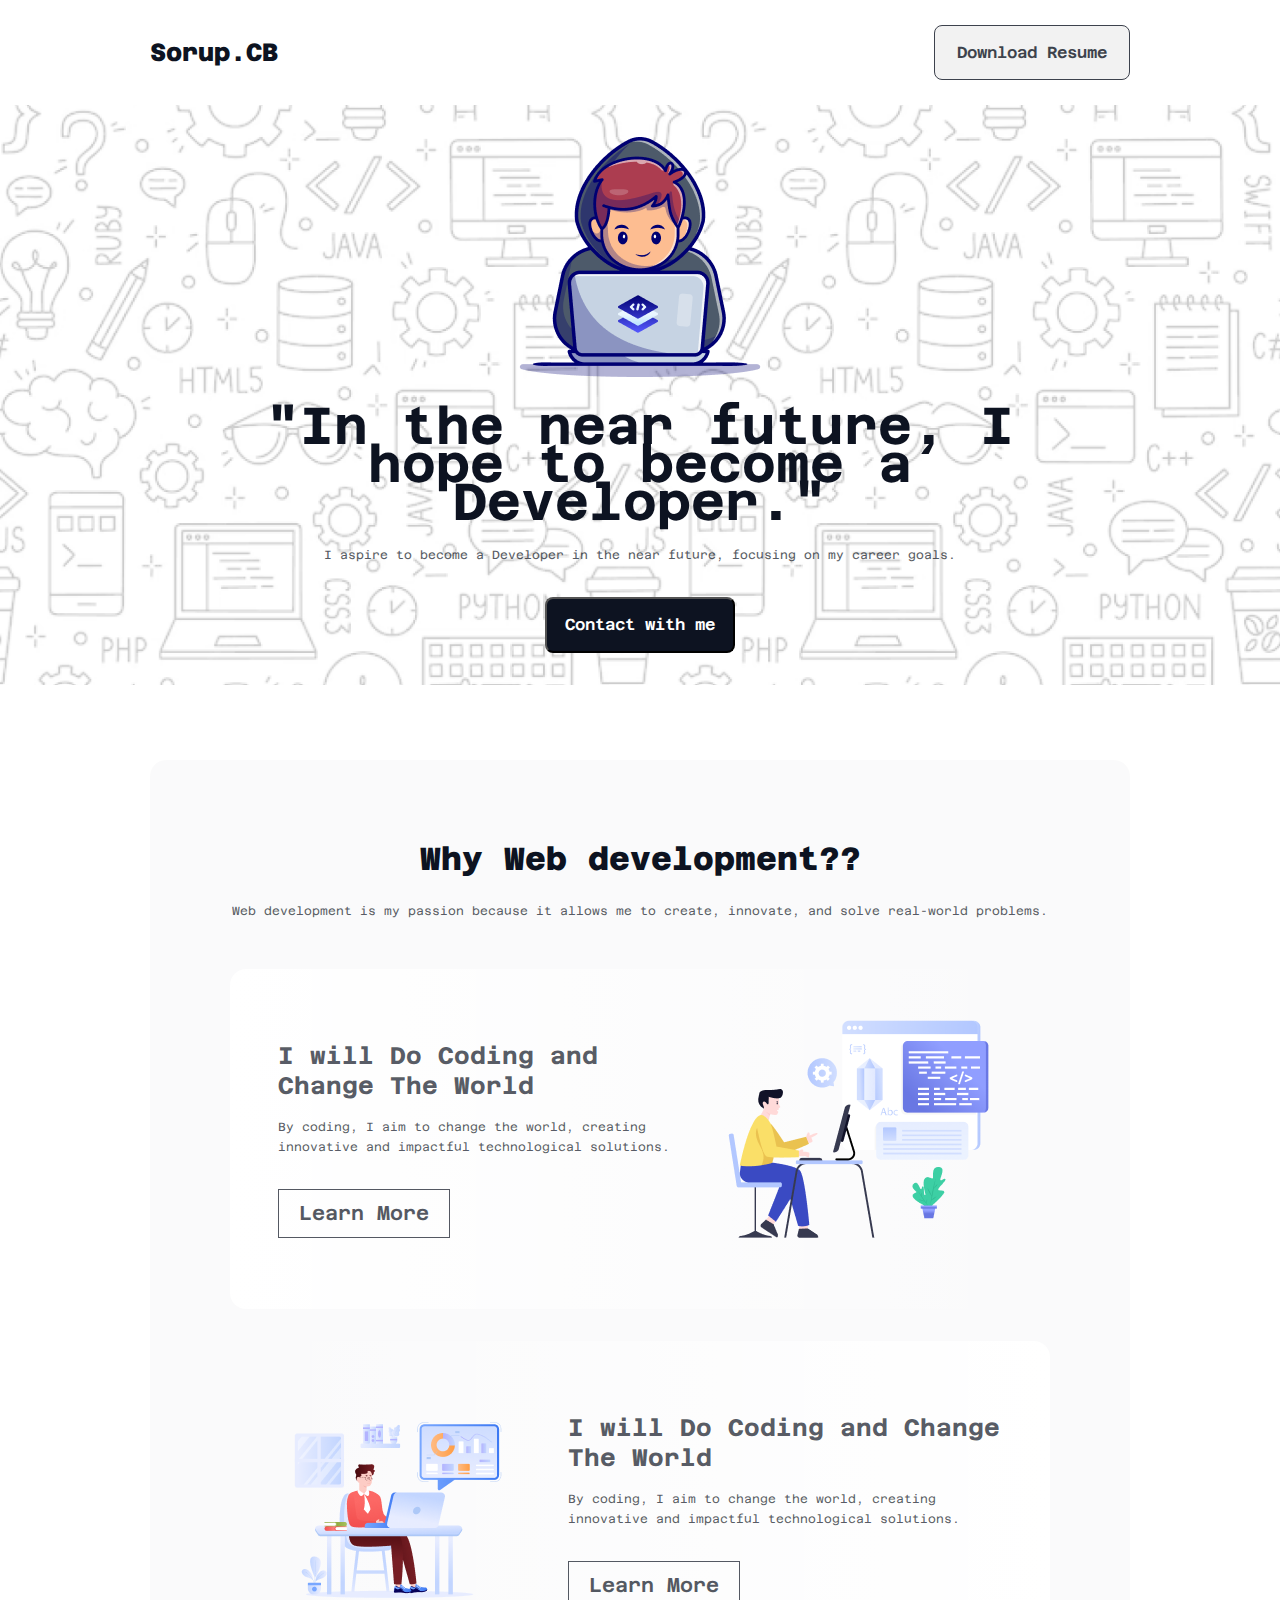
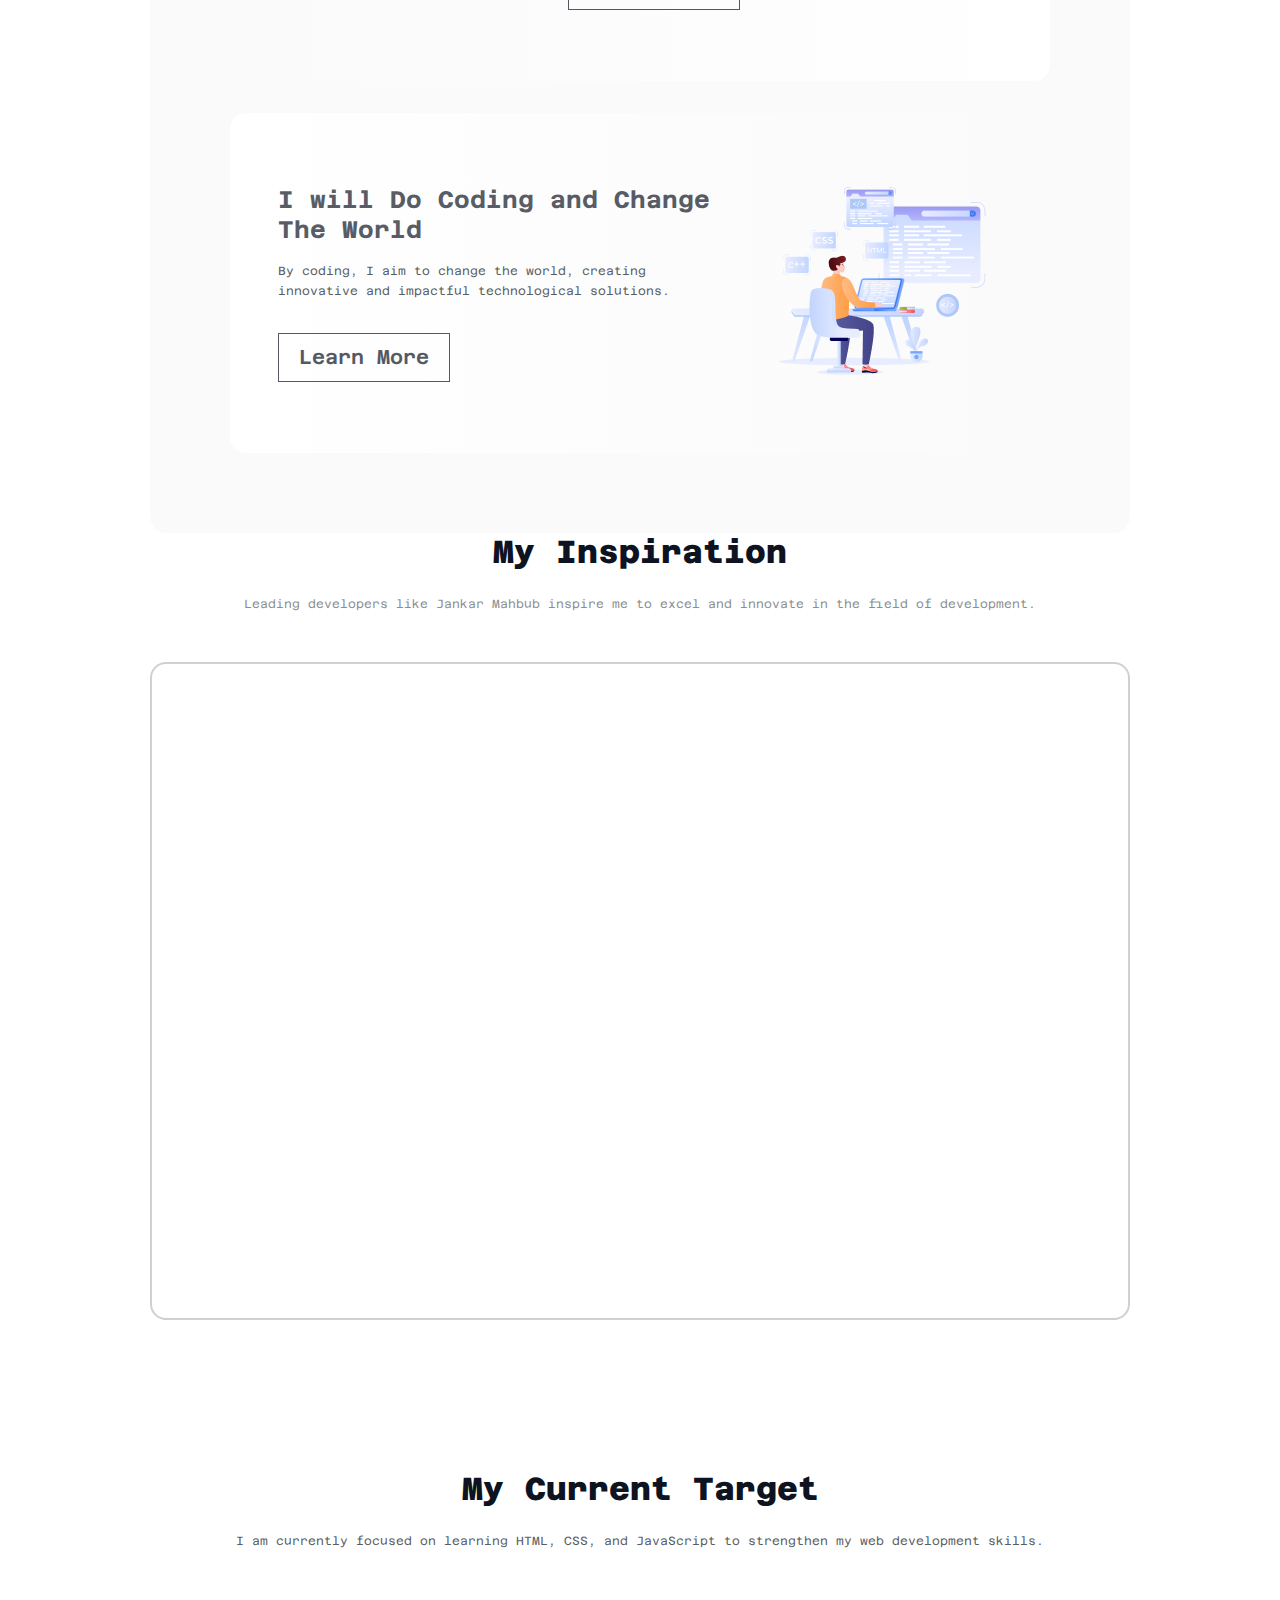
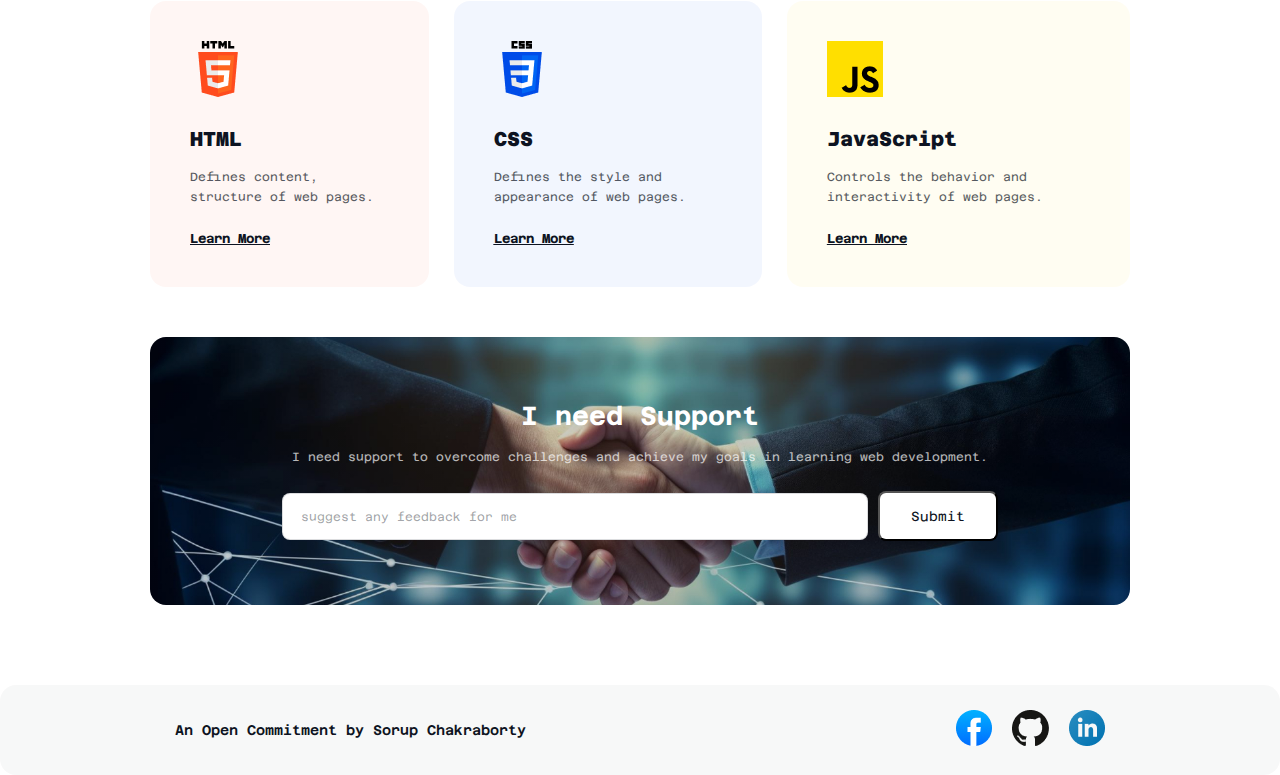
<file: index.html>
<!DOCTYPE html>
<html lang="en">

<head>
    <meta charset="UTF-8">
    <meta name="viewport" content="width=device-width, initial-scale=1.0">
    <title>Landing Page</title>
    <link rel="stylesheet" href="styles/style.css">
</head>

<body>
    <header>
        <nav class="container">
            <h1>Sorup.CB</h1>
            <a href="#">
                <button class="nav-btn">
                    Download Resume
                </button>
            </a>
        </nav>
        <section class="hero-bg">
            <div class="hero-content">
                <div class="group1">
                    <img src="images/Group.png" alt="">
                </div>
                <div class="hero-h1">
                    <h1>"In the near future, I hope to become a Developer."</h1>
                </div>
                <div class="hero-p">I aspire to become a Developer in the near future, focusing on my career goals.
                </div>
                <div class="hero-btn-container">
                    <a href="#contacts">
                        <button class="hero-btn">
                            Contact with me
                        </button>
                    </a>
                </div>
            </div>
        </section>
    </header>


    <main>
        <section id="dev" class="container">

            <h2 class="section-header">Why Web development??</h2>
            <p class="section-p">Web development is my passion because it allows me to create, innovate, and solve
                real-world problems.</p>
            <div class="dev-cards">
                <div class="dev-card">
                    <div class="dev-content">
                        <h3>I will Do Coding and Change The World</h3>
                        <p>By coding, I aim to change the world, creating innovative and impactful technological
                            solutions.
                        </p>
                        <a href="https://www.w3schools.com/" target="_blank">
                            <button type="">Learn More</button>
                        </a>
                    </div>
                    <div class="dev-img">
                        <img src="./images/Layer_1.png" alt="">
                    </div>
                </div>
                <div class="dev-card">
                    <div class="dev-img">
                        <img src="./images/Group 3.png" alt="">
                    </div>
                    <div class="dev-content">
                        <h3>I will Do Coding and Change The World</h3>
                        <p>By coding, I aim to change the world, creating innovative and impactful technological
                            solutions.
                        </p>
                        <a href="https://www.w3schools.com/" target="_blank">
                            <button type="">Learn More</button>
                        </a>
                    </div>

                </div>
                <div class="dev-card">
                    <div class="dev-content">
                        <h3>I will Do Coding and Change The World</h3>
                        <p>By coding, I aim to change the world, creating innovative and impactful technological
                            solutions.
                        </p>
                        <a href="https://www.w3schools.com/" target="_blank">
                            <button type="">Learn More</button>
                        </a>
                    </div>
                    <div class="dev-img">
                        <img src="./images/Group 4.png" alt="">
                    </div>
                </div>
            </div>

        </section>

        <section id="inspire" class="container">
            <h2 class="section-header">My Inspiration</h2>
            <p class="section-p">Leading developers like Jankar Mahbub inspire me to excel and innovate in the field of
                development.</p>

            <div class="inspire-if">
                <iframe width="1140" height="614" src="https://www.youtube.com/embed/DGHn2uOAVCE?si=aWTWwkUGi-zn7Fsu"
                    title="YouTube video player" frameborder="0"
                    allow="accelerometer; autoplay; clipboard-write; encrypted-media; gyroscope; picture-in-picture; web-share"
                    referrerpolicy="strict-origin-when-cross-origin" allowfullscreen></iframe>
            </div>
        </section>

        <section id="target" class="container">

            <h2 class="section-header">My Current Target</h2>
            <p class="section-p">I am currently focused on learning HTML, CSS, and JavaScript to strengthen my web
                development skills.</p>
            <div class="target-container">
                <div class="target-card t1">
                    <div>
                        <img src="images/html.png" alt="">
                    </div>
                    <h2>HTML</h2>
                    <p>Defines content, structure of web pages.</p>
                    <div class="target-card-a">
                        <a href="https://developer.mozilla.org/en-US/docs/Web/HTML" target="_blank">Learn More</a>
                    </div>
                </div>
                <div class="target-card t2">
                    <div>
                        <img src="images/css.png" alt="">
                    </div>
                    <h2>CSS</h2>
                    <p>Defines the style and appearance of web pages.</p>
                    <div class="target-card-a">
                        <a href="https://developer.mozilla.org/en-US/docs/Web/CSS" target="_blank">Learn More</a>
                    </div>
                </div>
                <div class="target-card t3">
                    <div>
                        <img src="images/js.png" alt="">
                    </div>
                    <h2>JavaScript</h2>
                    <p>Controls the behavior and interactivity of web pages.</p>
                    <div class="target-card-a">
                        <a href="https://developer.mozilla.org/en-US/docs/Web/JavaScript" target="_blank">Learn More</a>
                    </div>
                </div>
            </div>
        </section>

        <section id="support" class="container">
            <div>
                <h2>I need Support</h2>
                <p>I need support to overcome challenges and achieve my goals in learning web development.</p>
                <form action="">
                    <input class="support-text" type="text" placeholder="suggest any feedback for me">
                    <input class="support-submit" type="submit" value="Submit" placeholder="Submit">
                </form>
            </div>
        </section>
    </main>



    <footer id="contacts">
        <section id="footer">
            <div class="container">
                <p>An Open Commitment by Sorup Chakraborty</p>
            </div>
            <div class="container footer-btn">
                <div>
                    <a href="https://www.facebook.com/sorupchakraborty17/" target="_blank"><img class="footer-img-1"
                        src="images/facebook.png" alt=""></a>
                </div>
                <div>
                    <a href="https://github.com/sorupchakraborty" target="_blank"><img class="footer-img-2"
                        src="images/github.png" alt=""></a>
                </div>

                <div>

                    <a href="https://www.linkedin.com/in/sorupchakraborty/" target="_blank"><img class="footer-img-3"
                        src="images/linkedin-icon 1.png" alt=""></a>
                </div>
            </div>
        </section>

    </footer>
</body>

</html>
</file>
<file: styles/style.css>
@import url('https://fonts.googleapis.com/css2?family=Azeret+Mono:ital,wght@0,100..900;1,100..900&display=swap');

* {
    font-family: Azeret Mono;
    margin: 0;
    padding: 0;
    color: rgb(13, 19, 33);

}


/* Common css */
.container {
    margin-left: 150px;
    margin-right: 150px;
}

.section-header {
    color: rgb(13, 19, 33);
    font-size: 32px;
    font-weight: 800;
    line-height: 37px;
    letter-spacing: 0%;
    text-align: center;
}

.section-p {
    color: rgb(13, 19, 33, 0.7);
    font-size: 12px;
    font-weight: 400;
    line-height: 20px;
    letter-spacing: 0%;
    text-align: center;
    margin-top: 24px;
}

/* common css end */

/* navbar section */
nav {
    padding: 25px 0;
    display: flex;
    justify-content: space-between;
    align-items: center;
}

nav h1 {
    color: rgb(13, 19, 33);
    font-size: 25px;
    font-weight: 800;
    line-height: 33px;
    letter-spacing: 0%;
    text-align: left;
}

nav button {
    border: 1px solid rgb(13, 19, 33);
    border-radius: 8px;
    opacity: 0.8;
    padding: 15px 22px 15px 22px;
}

.nav-btn {
    color: rgb(13, 19, 33);
    font-family: Azeret Mono;
    font-size: 16px;
    font-weight: 600;
    line-height: 23px;
    letter-spacing: 0%;
    text-align: center;
}

/* navbar section */

/* hero section  */
.hero-bg {
    width: 100%;
    height: 580px;
    background: url(../images/Hero-bg.png);
    background-size: cover;
    background-position: center;
    display: flex;
    justify-content: center;
    align-items: center;
    margin-bottom: 75px;
}

.hero-bg .hero-content {
    width: 890px;
}

.hero-bg .hero-content .group1 {
    display: flex;
    justify-content: center;
    align-items: center;
    padding-bottom: 30px;
}

.hero-bg .hero-content .hero-h1 {
    color: rgb(13, 19, 33);
    font-size: 26px;
    font-weight: 800;
    line-height: 38px;
    letter-spacing: 0%;
    text-align: center;
}

.hero-bg .hero-content .hero-p {
    margin: 24px 0 32px;
    padding: 0 73px;
    color: rgb(13, 19, 33);
    font-size: 12px;
    font-weight: 400;
    line-height: 20px;
    letter-spacing: 0%;
    text-align: center;
    opacity: 0.7;
}

.hero-bg .hero-content .hero-btn-container {
    text-align: center;
}

.hero-bg .hero-content .hero-btn {
    padding: 16px 18px 16px 18px;
    color: rgb(255, 255, 255);
    font-family: Azeret Mono;
    font-size: 16px;
    font-weight: 600;
    line-height: 20px;
    letter-spacing: 0%;
    text-align: center;
    border-radius: 8px;
    background: rgb(13, 19, 33);
}

/* hero section  */

/* dev section */

#dev {
    padding: 80px;
    border-radius: 16px;
    background: rgba(13, 19, 33, 0.02);
}

#dev h2 {}

#dev>p {
    padding-bottom: 48px;
}

.dev-cards {}

.dev-card {
    display: flex;
    justify-content: space-between;
    align-items: center;
    gap: 50px;
    border-radius: 16px;
    background: linear-gradient(90.00deg, rgb(255, 255, 255), rgba(255, 255, 255, 0) 100%);
    padding: 48px;
    margin-top: 32px;
}

.dev-card:first-child {
    margin-top: 0;
}

.dev-card:nth-child(2) {
    background: linear-gradient(270.00deg, rgb(255, 255, 255), rgba(255, 255, 255, 0) 100%);
}

.dev-content h3 {
    color: rgba(13, 19, 33, 0.7);
    font-size: 24px;
    font-weight: 700;
    line-height: 30px;
    letter-spacing: 0%;
}

.dev-content p {
    color: rgb(13, 19, 33, 0.7);
    font-size: 12px;
    font-weight: 400;
    line-height: 20px;
    letter-spacing: 0%;
    margin-top: 16px;
    margin-bottom: 32px;
}

.dev-content button {
    background-color: transparent;
    border: 1px solid rgb(13, 19, 33);
    opacity: 0.7;
    font-size: 20px;
    font-weight: 600;
    line-height: 23px;
    letter-spacing: 0%;
    padding: 12px 20px;
}

/* dev section */

/* inspiration section  */
#inspire {}

#inspire .inspire-if {
    display: flex;
    justify-content: center;
    border: 2px solid rgba(13, 19, 33, 0.2);
    padding: 20px;
    border-radius: 16px;

}

iframe {
    border-radius: 20px;
}

#inspire>p {
    margin-bottom: 48px;
    opacity: 0.7;

}

/* inspiration section  */

/* current target section  */

#target {
    margin-top: 150px;
}

.target-container {
    display: flex;
    justify-content: space-between;
    gap: 25px;
    margin-top: 50px;

}


.t1 {
    background: rgba(255, 76, 30, 0.05);

}

.t2 {
    background: rgba(0, 76, 232, 0.05);
}

.t3 {
    background: rgba(255, 223, 0, 0.05);
}

.target-card {
    padding: 40px;
    max-width: 300px;
    height: auto;
    border-radius: 16px;

}

.target-card>h2 {
    padding-top: 20px;
    color: rgb(13, 19, 33);
    font-size: 20px;
    font-weight: 800;
    line-height: 36px;
    letter-spacing: 0%;
    text-align: left;
}

.target-card>p {
    margin-top: 10px;
    margin-bottom: 24px;
    color: rgb(13, 19, 33);
    font-size: 12px;
    font-weight: 400;
    line-height: 20px;
    letter-spacing: 0%;
    text-align: left;
    opacity: 0.7;
}

.target-card .target-card-a {
    color: rgb(13, 19, 33);
    font-family: Azeret Mono;
    font-size: 13px;
    font-weight: 700;
    line-height: 16px;
    letter-spacing: 0%;
    text-align: left;
    text-decoration-line: underline;
}



/* current target section  */

/* form section  */
#support {
    margin-top: 50px;
    height: auto;
    background: linear-gradient(rgba(0, 0, 0, 0.2), rgba(0, 0, 0, 0.2), rgba(0, 0, 0, 0.2)), url('../images/handshake.jpg');
    padding: 64px 48px;
    text-align: center;
    color: white !important;
    border-radius: 16px;
    background-position: center;
    background-size: cover;
}

#support h2 {
    color: rgb(255, 255, 255);
    font-size: 26px;
    font-weight: 700;
    line-height: 30px;
    letter-spacing: 0%;
    text-align: center;
}

#support p {
    margin-top: 16px;
    margin-bottom: 24px;
    color: rgb(255, 255, 255);
    font-size: 12px;
    font-weight: 400;
    line-height: 20px;
    letter-spacing: 0%;
    text-align: center;
    opacity: 0.7;

}

.support-text {
    padding: 15px 18px 15px 18px;
    width: 548px;
    border: 1px solid rgba(13, 19, 33, 0.15);
    border-radius: 8px;
    background: rgb(255, 255, 255);
}

.support-submit {
    width: 120px;
    height: 50px;
    border-radius: 8px;
    background: rgb(255, 255, 255);
}


::placeholder {
    color: rgba(13, 19, 33, 0.4);
    font-size: 12px;
    font-weight: 400;
    line-height: 19px;
    letter-spacing: 0%;
}


/* form section  */

/* footer section  */

footer {
    border-radius: 16px;
    background: rgba(13, 19, 33, 0.03);
}

#footer {
    margin-top: 80px;
    padding: 25px;
    display: flex;
    justify-content: space-between;
    align-items: center;

}

#footer p {
    color: rgb(13, 19, 33);
    font-size: 14px;
    font-weight: 600;
    line-height: 23px;
    letter-spacing: 0%;
    text-align: center;
}

.footer-btn {
    display: flex;
    align-items: flex-end;
    column-gap: 20px;
}

/* footer section  */
</file>
